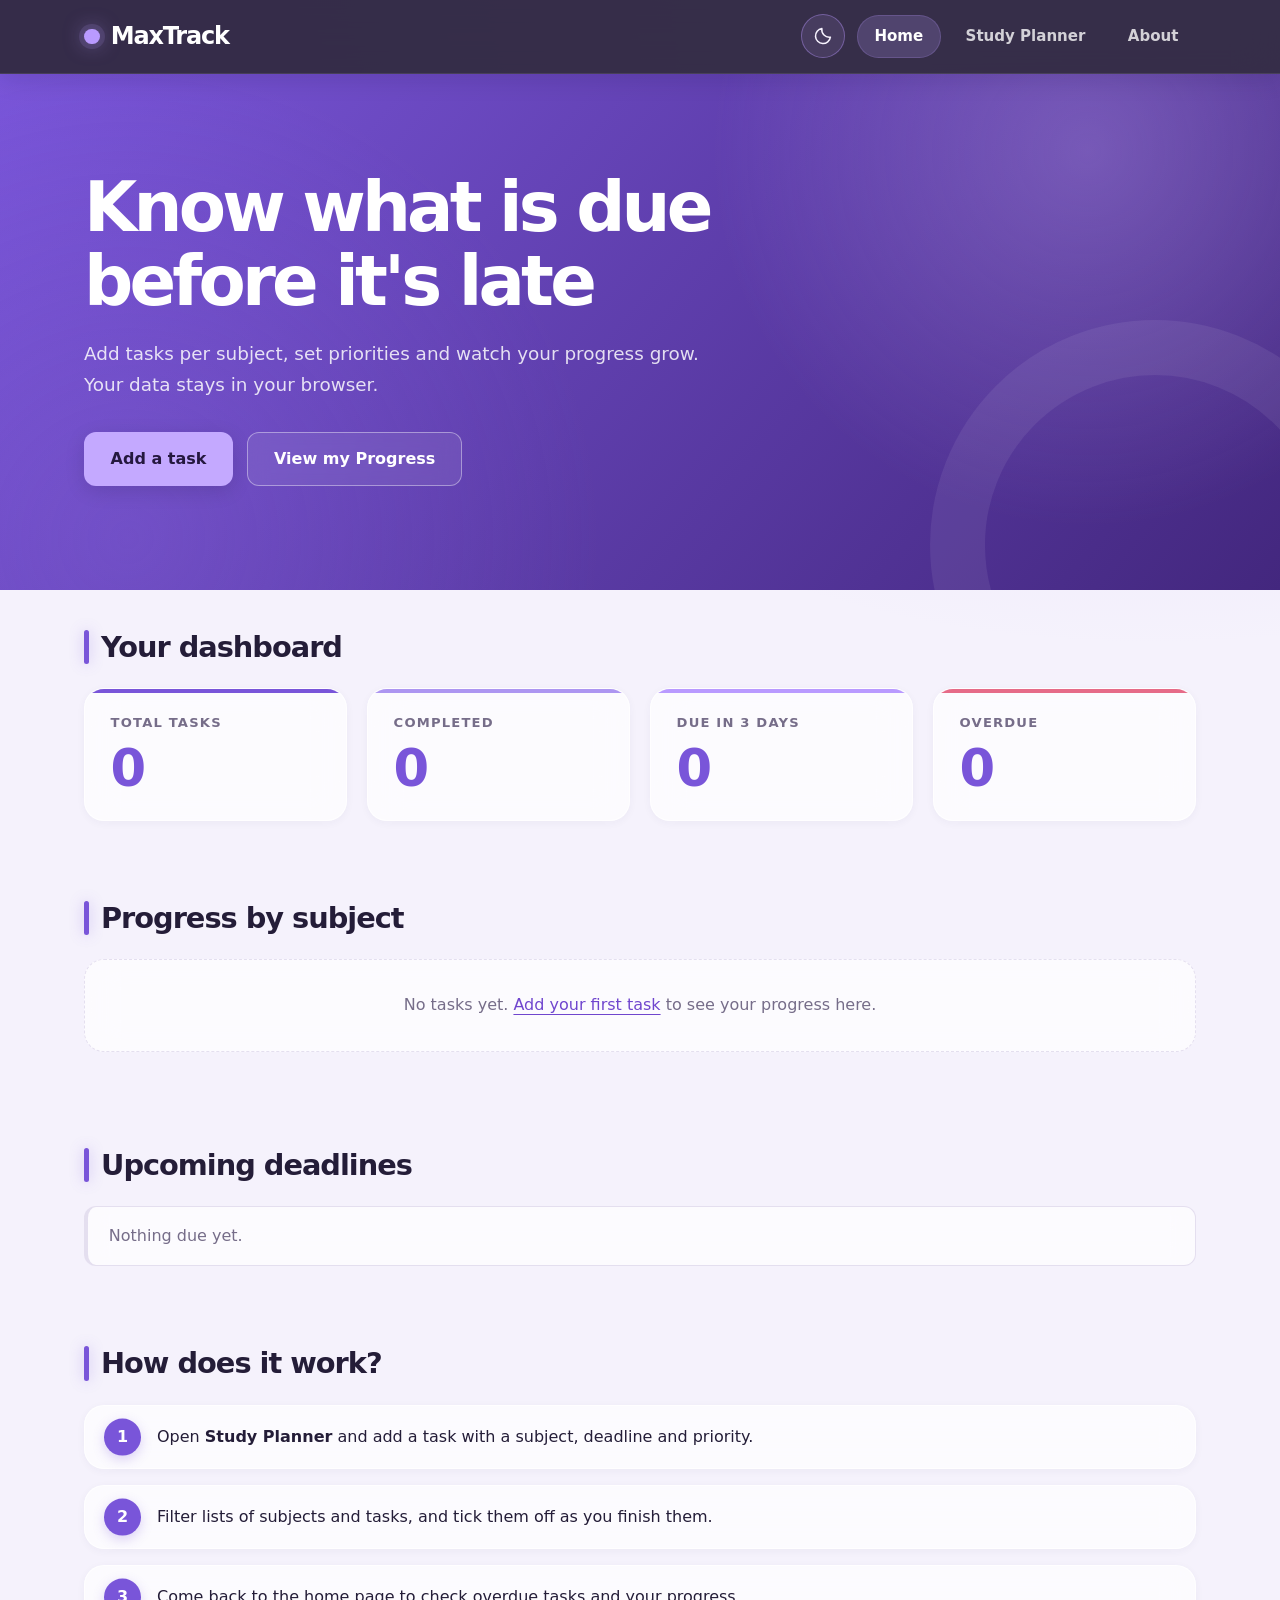
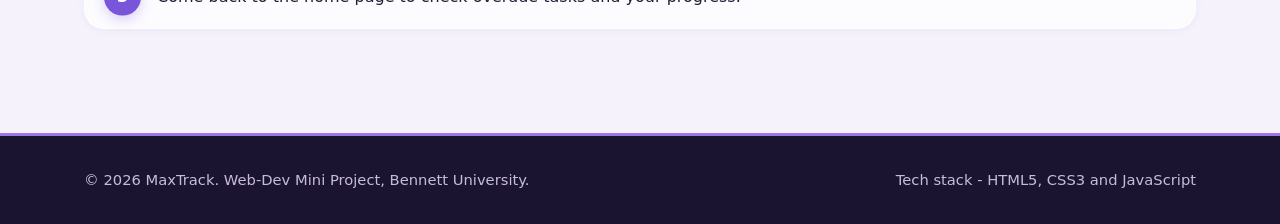
<file: index.html>
<!DOCTYPE html>
<html lang="en">
    <head>
        <meta charset="UTF-8">
        <meta name="viewport" content="width=device-width, initial-scale=1">
        <meta name="description" content="MaxTrack helps students organise tasks by subject and priority, track deadlines and view progress charts.">
        <title>
            MaxTrack | Home
        </title>
        <script src="js/theme.js"></script>
        <link rel="stylesheet" href="css/style.css">
    </head>
    <body>
        <a class="skip-link" href="#main">Skip to main content</a>

        <header class="site-header">
            <div class="container header-inner">
                <a class="logo" href="index.html">MaxTrack</a>

                <button class="theme-toggle" id="themeToggle" type="button" aria-label="Switch theme" hidden>
                    <svg class="theme-moon" width="20" height="20" viewBox="0 0 24 24" fill="none" stroke="currentColor" stroke-width="1.8" stroke-linecap="round" stroke-linejoin="round" aria-hidden="true" focusable="false">
                        <path d="M20.9 13.35A9 9 0 0 1 10.65 3.1 9 9 0 1 0 20.9 13.35Z"/>
                    </svg>
                    <svg class="theme-sun" width="20" height="20" viewBox="0 0 24 24" fill="none" stroke="currentColor" stroke-width="1.8" stroke-linecap="round" aria-hidden="true" focusable="false">
                        <circle cx="12" cy="12" r="4"/>
                        <path d="M12 2v2m0 16v2M2 12h2m16 0h2M4.93 4.93l1.42 1.42m11.3 11.3 1.42 1.42m0-14.14-1.42 1.42m-11.3 11.3-1.42 1.42"/>
                    </svg>
                </button>
                <button class="nav-toggle" id="navToggle" aria-expanded="false" aria-controls="siteNav">
                    Menu
                </button>
                <nav id="siteNav" class="site-nav" aria-label="Main Navigation">
                    <ul>
                        <li><a href="index.html" aria-current="page">Home</a></li>
                        <li><a href="planner.html">Study Planner</a></li>
                        <li><a href="about.html">About</a></li>
                    </ul>
                </nav>
            </div>
        </header>
        
        <main id="main">

            <section class="hero">
                <div class="container hero-inner">
                    <h1>Know what is due before it's late</h1>
                    <p>Add tasks per subject, set priorities and watch your progress grow. Your data stays in your browser.</p>
                    <div class="hero-actions">
                        <a class="btn btn-primary" href="planner.html">Add a task</a>
                        <a class="btn btn-secondary" href="#dashboard">View my Progress</a>
                    </div>
                </div>
            </section>

            <section id="dashboard" class="container section" aria-labelledby="dashboardTitle">
                <h2 id="dashboardTitle">Your dashboard</h2>

                <div class="stats-grid">
                    <article class="stat-card">
                        <h3>Total tasks</h3>
                        <p class="stat-number" id="statTotal">0</p>
                    </article>
                    <article class="stat-card">
                        <h3>Completed</h3>
                        <p class="stat-number" id="statDone">0</p>
                    </article>
                    <article class="stat-card">
                        <h3>Due in 3 days</h3>
                        <p class="stat-number" id="statSoon">0</p>
                    </article>
                    <article class="stat-card">
                        <h3>Overdue</h3>
                        <p class="stat-number" id="statDue">0</p>
                    </article>
                </div>
            </section>

            <section class="container section" aria-labelledby="progressTitle">
                <h2 id="progressTitle">Progress by subject</h2>
                <div id="subjectProgress" class="progress-list">
                    <p class="empty-message">No tasks yet. <a href="planner.html">Add your first task</a> to see your progress here.</p>
                </div>
            </section>

            <section class="container section" aria-labelledby="upcomingTitle">
                <h2 id="upcomingTitle">Upcoming deadlines</h2>
                <ul id="upcomingList" class="upcoming-list">
                    <li class="empty-message">Nothing due yet.</li>
                </ul>
            </section>

            <section class="container section" aria-labelledby="howTitle">
                <h2 id="howTitle">How does it work?</h2>
                <ol class="steps">
                    <li>Open <strong>Study Planner</strong> and add a task with a subject, deadline and priority.</li>
                    <li>Filter lists of subjects and tasks, and tick them off as you finish them.</li>
                    <li>Come back to the home page to check overdue tasks and your progress.</li>
                </ol>
            </section>

        </main>

        <footer class="site-footer">
            <div class="container footer-inner">
                <p>&copy; 2026 MaxTrack. Web-Dev Mini Project, Bennett University.</p>
                <p>Tech stack - HTML5, CSS3 and JavaScript</p>
            </div>
        </footer>

        <script src="js/storage.js"></script>
        <script src="js/nav.js"></script>
        <script src="js/dashboard.js"></script>

    </body>
</html>
</file>
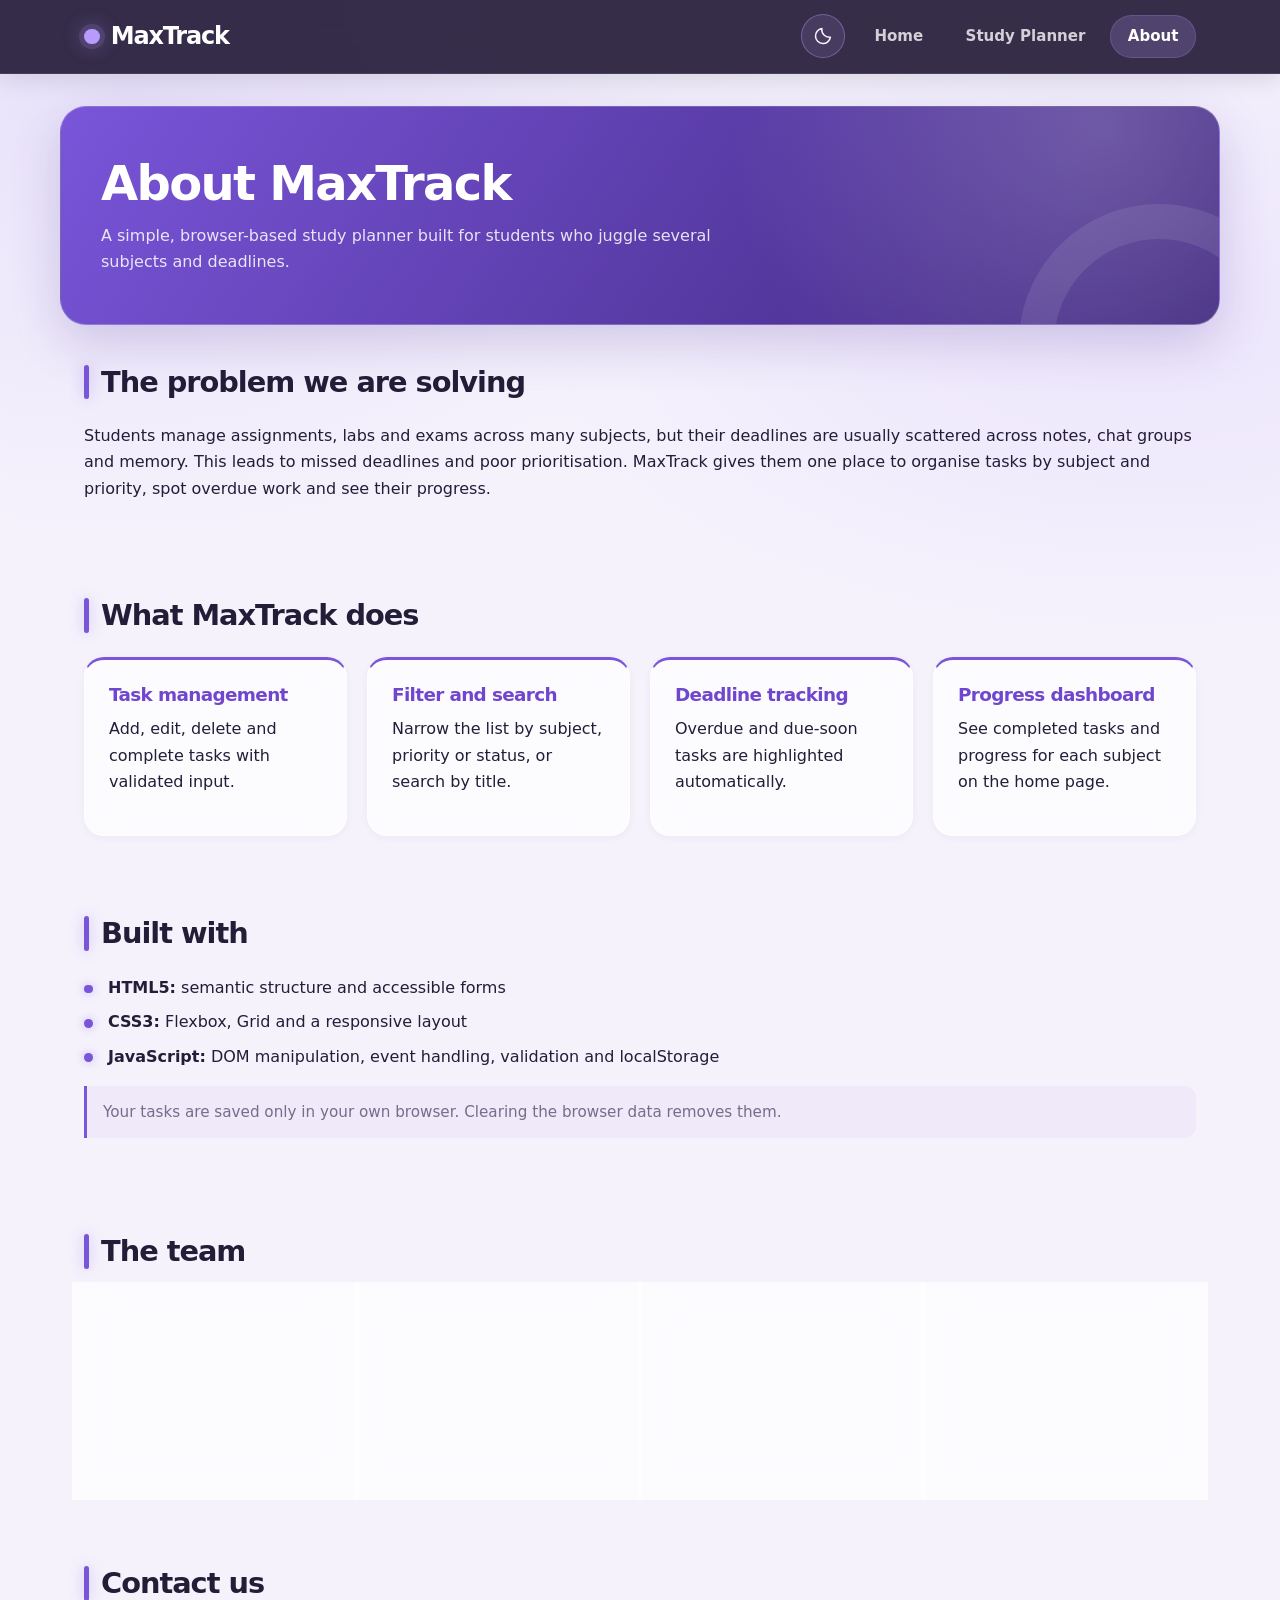
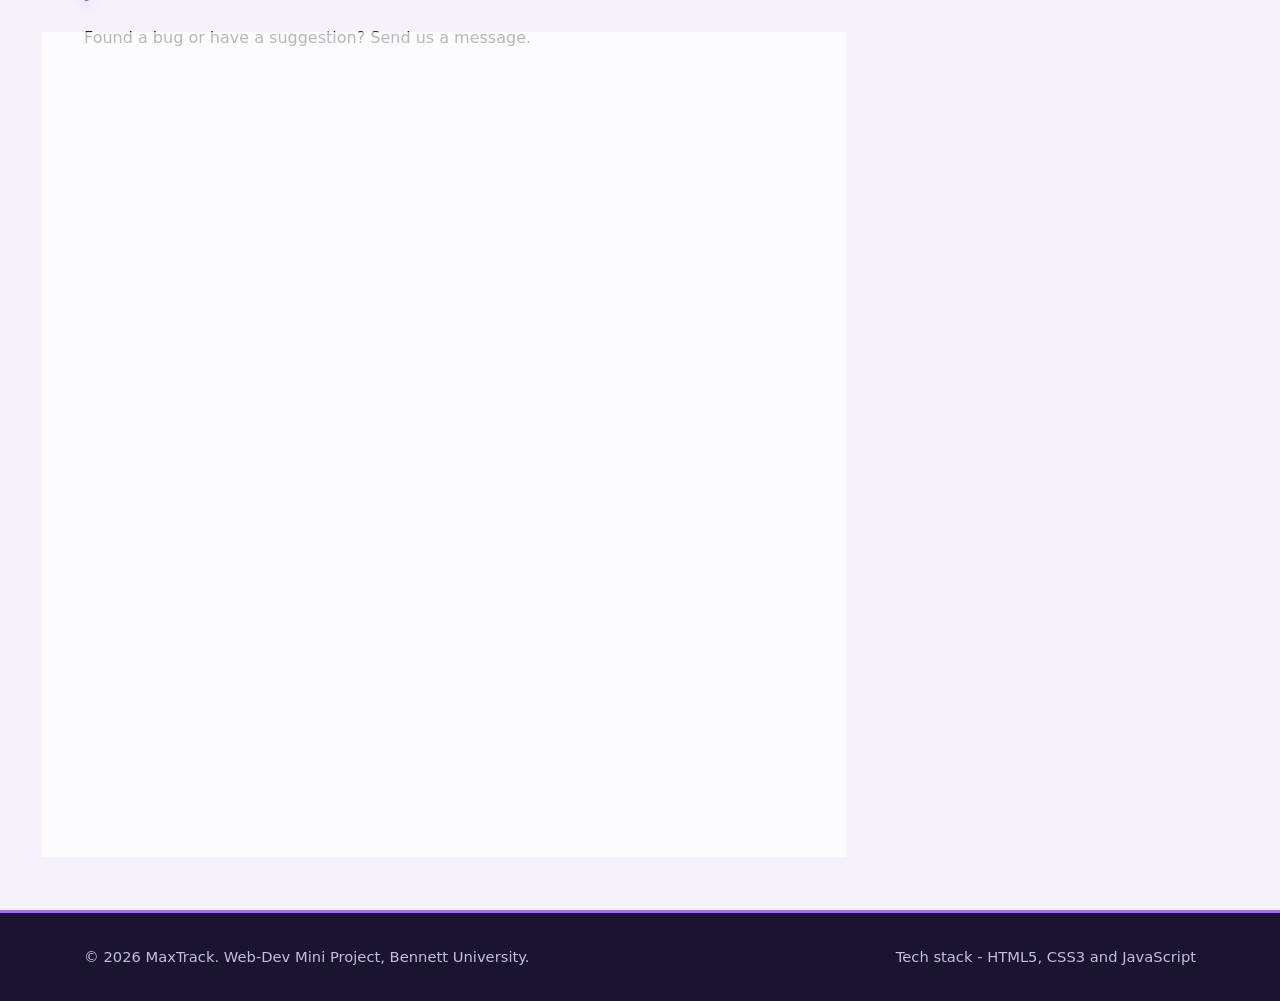
<file: about.html>
<!DOCTYPE html>
<html lang="en">
    <head>
        <meta charset="UTF-8">
        <meta name="viewport" content="width=device-width, initial-scale=1">
        <meta name="description" content="About MaxTrack: the problem it solves, its features, the team behind it and a contact form.">
        <title>MaxTrack | About</title>
        <script src="js/theme.js"></script>
        <link rel="stylesheet" href="css/style.css">
    </head>
    <body>
        <a class="skip-link" href="#main">Skip to main content</a>

        <header class="site-header">
            <div class="container header-inner">
                <a class="logo" href="index.html">MaxTrack</a>

                <button class="theme-toggle" id="themeToggle" type="button" aria-label="Switch theme" hidden>
                    <svg class="theme-moon" width="20" height="20" viewBox="0 0 24 24" fill="none" stroke="currentColor" stroke-width="1.8" stroke-linecap="round" stroke-linejoin="round" aria-hidden="true" focusable="false">
                        <path d="M20.9 13.35A9 9 0 0 1 10.65 3.1 9 9 0 1 0 20.9 13.35Z"/>
                    </svg>
                    <svg class="theme-sun" width="20" height="20" viewBox="0 0 24 24" fill="none" stroke="currentColor" stroke-width="1.8" stroke-linecap="round" aria-hidden="true" focusable="false">
                        <circle cx="12" cy="12" r="4"/>
                        <path d="M12 2v2m0 16v2M2 12h2m16 0h2M4.93 4.93l1.42 1.42m11.3 11.3 1.42 1.42m0-14.14-1.42 1.42m-11.3 11.3-1.42 1.42"/>
                    </svg>
                </button>
                <button class="nav-toggle" id="navToggle" aria-expanded="false" aria-controls="siteNav">
                    Menu
                </button>
                <nav id="siteNav" class="site-nav" aria-label="Main Navigation">
                    <ul>
                        <li><a href="index.html">Home</a></li>
                        <li><a href="planner.html">Study Planner</a></li>
                        <li><a href="about.html" aria-current="page">About</a></li>
                    </ul>
                </nav>
            </div>
        </header>

        <main id="main">

            <section class="container section page-intro">
                <h1>About MaxTrack</h1>
                <p>A simple, browser-based study planner built for students who juggle several subjects and deadlines.</p>
            </section>

            <section class="container section" aria-labelledby="problemTitle">
                <h2 id="problemTitle">The problem we are solving</h2>
                <p>Students manage assignments, labs and exams across many subjects, but their deadlines are usually scattered across notes, chat groups and memory. This leads to missed deadlines and poor prioritisation. MaxTrack gives them one place to organise tasks by subject and priority, spot overdue work and see their progress.</p>
            </section>

            <section class="container section" aria-labelledby="featuresTitle">
                <h2 id="featuresTitle">What MaxTrack does</h2>
                <div class="feature-grid">
                    <article class="feature-card">
                        <h3>Task management</h3>
                        <p>Add, edit, delete and complete tasks with validated input.</p>
                    </article>
                    <article class="feature-card">
                        <h3>Filter and search</h3>
                        <p>Narrow the list by subject, priority or status, or search by title.</p>
                    </article>
                    <article class="feature-card">
                        <h3>Deadline tracking</h3>
                        <p>Overdue and due-soon tasks are highlighted automatically.</p>
                    </article>
                    <article class="feature-card">
                        <h3>Progress dashboard</h3>
                        <p>See completed tasks and progress for each subject on the home page.</p>
                    </article>
                </div>
            </section>

            <section class="container section" aria-labelledby="techTitle">
                <h2 id="techTitle">Built with</h2>
                <ul class="tech-list">
                    <li><strong>HTML5:</strong> semantic structure and accessible forms</li>
                    <li><strong>CSS3:</strong> Flexbox, Grid and a responsive layout</li>
                    <li><strong>JavaScript:</strong> DOM manipulation, event handling, validation and localStorage</li>
                </ul>
                <p class="note">Your tasks are saved only in your own browser. Clearing the browser data removes them.</p>
            </section>

            <section class="container section" aria-labelledby="teamTitle">
                <h2 id="teamTitle">The team</h2>
                <div class="team-grid">
                    <article class="team-card">
                        <h3>Max</h3>
                        <p class="team-role">Role: add your role here</p>
                        <p>Add one line about what this member built.</p>
                    </article>
                    <article class="team-card">
                        <h3>Member 2</h3>
                        <p class="team-role">Role: add your role here</p>
                        <p>Add one line about what this member built.</p>
                    </article>
                    <article class="team-card">
                        <h3>Member 3</h3>
                        <p class="team-role">Role: add your role here</p>
                        <p>Add one line about what this member built.</p>
                    </article>
                    <article class="team-card">
                        <h3>Member 4</h3>
                        <p class="team-role">Role: add your role here</p>
                        <p>Add one line about what this member built.</p>
                    </article>
                </div>
            </section>

            <section class="container section" aria-labelledby="contactTitle">
                <h2 id="contactTitle">Contact us</h2>
                <p>Found a bug or have a suggestion? Send us a message.</p>

                <form id="contactForm" class="task-form" novalidate>
                    <div class="form-group">
                        <label for="contactName">Your name</label>
                        <input type="text" id="contactName" name="contactName" required minlength="2" maxlength="50" autocomplete="name">
                        <span class="error" id="contactNameError" aria-live="polite"></span>
                    </div>

                    <div class="form-group">
                        <label for="contactEmail">Email</label>
                        <input type="email" id="contactEmail" name="contactEmail" required autocomplete="email" placeholder="you@example.com">
                        <span class="error" id="contactEmailError" aria-live="polite"></span>
                    </div>

                    <div class="form-group">
                        <label for="contactTopic">Topic</label>
                        <select id="contactTopic" name="contactTopic" required>
                            <option value="">Choose a topic</option>
                            <option value="bug">Report a bug</option>
                            <option value="feature">Suggest a feature</option>
                            <option value="other">Other</option>
                        </select>
                        <span class="error" id="contactTopicError" aria-live="polite"></span>
                    </div>

                    <div class="form-group">
                        <label for="contactMessage">Message</label>
                        <textarea id="contactMessage" name="contactMessage" rows="5" required minlength="10" maxlength="500"></textarea>
                        <span class="error" id="contactMessageError" aria-live="polite"></span>
                    </div>

                    <div class="form-actions">
                        <button type="submit" class="btn btn-primary">Send message</button>
                    </div>

                    <p id="contactSuccess" class="success-message" role="status" hidden>Thank you! Your message has been recorded.</p>
                </form>
            </section>

        </main>

        <footer class="site-footer">
            <div class="container footer-inner">
                <p>&copy; 2026 MaxTrack. Web-Dev Mini Project, Bennett University.</p>
                <p>Tech stack - HTML5, CSS3 and JavaScript</p>
            </div>
        </footer>

        <script src="js/nav.js"></script>
        <script src="js/validate.js"></script>

    </body>
</html>
</file>
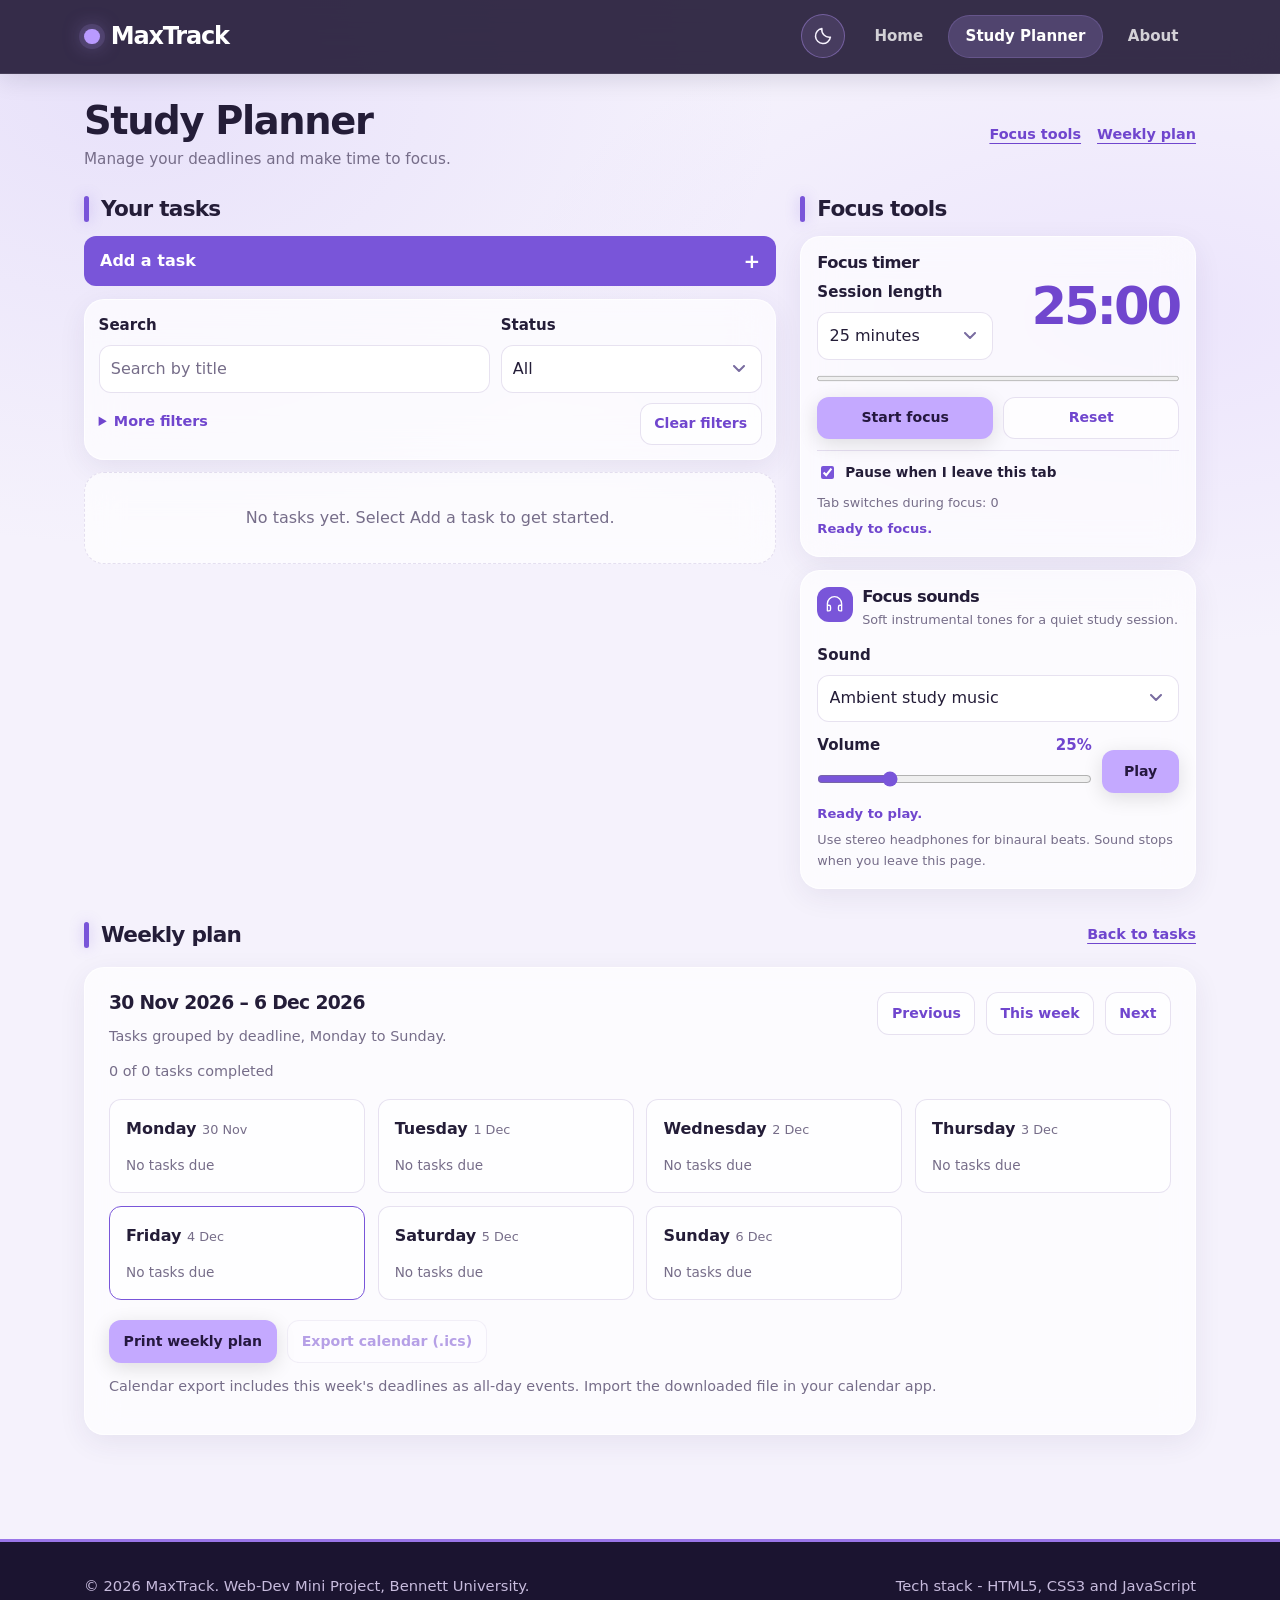
<file: planner.html>
<!DOCTYPE html>
<html lang="en">
    <head>
        <meta charset="UTF-8">
        <meta name="viewport" content="width=device-width, initial-scale=1">
        <meta name="description" content="Add, edit, filter and complete your study tasks in MaxTrack.">
        <title>MaxTrack | Planner</title>
        <script src="js/theme.js"></script>
        <link rel="stylesheet" href="css/style.css">
    </head>
    <body>
        <a class="skip-link" href="#main">Skip to main content</a>

        <header class="site-header">
            <div class="container header-inner">
                <a class="logo" href="index.html">MaxTrack</a>

                <button class="theme-toggle" id="themeToggle" type="button" aria-label="Switch theme" hidden>
                    <svg class="theme-moon" width="20" height="20" viewBox="0 0 24 24" fill="none" stroke="currentColor" stroke-width="1.8" stroke-linecap="round" stroke-linejoin="round" aria-hidden="true" focusable="false">
                        <path d="M20.9 13.35A9 9 0 0 1 10.65 3.1 9 9 0 1 0 20.9 13.35Z"/>
                    </svg>
                    <svg class="theme-sun" width="20" height="20" viewBox="0 0 24 24" fill="none" stroke="currentColor" stroke-width="1.8" stroke-linecap="round" aria-hidden="true" focusable="false">
                        <circle cx="12" cy="12" r="4"/>
                        <path d="M12 2v2m0 16v2M2 12h2m16 0h2M4.93 4.93l1.42 1.42m11.3 11.3 1.42 1.42m0-14.14-1.42 1.42m-11.3 11.3-1.42 1.42"/>
                    </svg>
                </button>
                <button class="nav-toggle" id="navToggle" aria-expanded="false" aria-controls="siteNav">
                    Menu
                </button>
                <nav id="siteNav" class="site-nav" aria-label="Main Navigation">
                    <ul>
                        <li><a href="index.html">Home</a></li>
                        <li><a href="planner.html" aria-current="page">Study Planner</a></li>
                        <li><a href="about.html">About</a></li>
                    </ul>
                </nav>
            </div>
        </header>

        <main id="main" class="planner-page">
            <section class="container planner-intro" aria-labelledby="plannerTitle">
                <div>
                    <h1 id="plannerTitle">Study Planner</h1>
                    <p>Manage your deadlines and make time to focus.</p>
                </div>
                <nav class="planner-shortcuts" aria-label="Planner shortcuts">
                    <a href="#focusTools">Focus tools</a>
                    <a href="#weeklyPlan">Weekly plan</a>
                </nav>
            </section>
            <div class="container planner-workspace">
                <section class="planner-tasks" aria-labelledby="listTitle">
                    <h2 id="listTitle">Your tasks</h2>
                    <details class="task-editor" id="taskEditor">
                        <summary id="taskEditorToggle" class="editor-toggle"><span id="formTitle">Add a task</span></summary>

                        <form id="taskForm" class="task-form" novalidate>
                            <input type="hidden" id="taskId" name="taskId">

                            <div class="form-group">
                                <label for="title">Task title</label>
                                <input type="text" id="title" name="title" placeholder="e.g. Finish Maths assignment 3" required minlength="3" maxlength="80">
                                <span class="error" id="titleError" aria-live="polite"></span>
                            </div>

                            <div class="form-group">
                                <label for="subject">Subject</label>
                                <input type="text" id="subject" name="subject" list="subjectOptions" placeholder="e.g. Maths" required maxlength="40">
                                <datalist id="subjectOptions">
                                    <option value="Maths"></option>
                                    <option value="Physics"></option>
                                    <option value="Chemistry"></option>
                                    <option value="Programming"></option>
                                    <option value="English"></option>
                                </datalist>
                                <span class="error" id="subjectError" aria-live="polite"></span>
                            </div>

                            <div class="form-group">
                                <label for="deadline">Deadline</label>
                                <input type="date" id="deadline" name="deadline" required>
                                <span class="error" id="deadlineError" aria-live="polite"></span>
                            </div>

                            <fieldset class="form-group">
                                <legend>Priority</legend>
                                <div class="radio-row">
                                    <label><input type="radio" name="priority" value="high"> High</label>
                                    <label><input type="radio" name="priority" value="medium" checked> Medium</label>
                                    <label><input type="radio" name="priority" value="low"> Low</label>
                                </div>
                                <span class="error" id="priorityError" aria-live="polite"></span>
                            </fieldset>

                            <div class="form-group">
                                <label for="notes">Notes (optional)</label>
                                <textarea id="notes" name="notes" rows="3" maxlength="200" placeholder="Chapters, links, reminders..."></textarea>
                            </div>

                            <div class="form-actions">
                                <button type="submit" class="btn btn-primary" id="saveBtn">Save task</button>
                                <button type="button" class="btn btn-secondary" id="cancelEditBtn" hidden>Cancel edit</button>
                            </div>
                        </form>
                    </details>
                    <form id="filterForm" class="filter-form planner-filters" role="search" aria-labelledby="filterTitle">
                        <span id="filterTitle" class="planner-sr-only">Find tasks</span>
                        <div class="filter-primary">
                            <div class="form-group">
                                <label for="searchInput">Search</label>
                                <input type="search" id="searchInput" placeholder="Search by title">
                            </div>
                            <div class="form-group">
                                <label for="filterStatus">Status</label>
                                <select id="filterStatus">
                                    <option value="all">All</option>
                                    <option value="pending">Pending</option>
                                    <option value="done">Completed</option>
                                    <option value="overdue">Overdue</option>
                                </select>
                            </div>
                        </div>
                        <div class="filter-options">
                            <details id="moreFilters">
                                <summary>More filters <span id="activeFilters"></span></summary>
                                <div class="filter-extra">
                                    <div class="form-group">
                                        <label for="filterSubject">Subject</label>
                                        <select id="filterSubject">
                                            <option value="all">All subjects</option>
                                        </select>
                                    </div>
                                    <div class="form-group">
                                        <label for="filterPriority">Priority</label>
                                        <select id="filterPriority">
                                            <option value="all">All priorities</option>
                                            <option value="high">High</option>
                                            <option value="medium">Medium</option>
                                            <option value="low">Low</option>
                                        </select>
                                    </div>
                                </div>
                            </details>
                            <button type="reset" class="btn btn-secondary" id="clearFiltersBtn">Clear filters</button>
                        </div>
                    </form>
                    <p id="taskFeedback" class="task-feedback" role="status"></p>
                    <p id="taskCount" class="task-count" aria-live="polite"></p>

                    <ul id="taskList" class="task-list">
                    </ul>

                    <p id="emptyMessage" class="empty-message">No tasks yet. Select Add a task to get started.</p>
                </section>
                <section class="focus-section" id="focusTools" aria-labelledby="focusTitle">
                    <div class="focus-section-heading">
                        <h2 id="focusTitle">Focus tools</h2>
                        <a href="#plannerTitle">Back to tasks</a>
                    </div>
                    <div class="study-card timer-card">
                        <div>
                            <h3>Focus timer</h3>
                            <label for="studyDuration">Session length</label>
                            <select id="studyDuration">
                                <option value="15">15 minutes</option>
                                <option value="25" selected>25 minutes</option>
                                <option value="45">45 minutes</option>
                                <option value="60">60 minutes</option>
                            </select>
                        </div>
                        <div class="timer-main">
                            <div id="studyTime" class="timer-display" role="timer" aria-label="Time remaining">25:00</div>
                            <progress id="studyProgress" value="0" max="1500" aria-label="Focus session progress"></progress>
                            <div class="study-actions">
                                <button type="button" class="btn btn-primary" id="studyStart" disabled>Start focus</button>
                                <button type="button" class="btn btn-secondary" id="studyReset" disabled>Reset</button>
                            </div>
                        </div>
                        <div class="timer-info">
                            <label class="study-check"><input type="checkbox" id="studyGuard" checked> Pause when I leave this tab</label>
                            <p class="study-muted">Tab switches during focus: <span id="studyDistractions">0</span></p>
                            <p id="studyStatus" role="status" class="study-status">Ready to focus.</p>
                        </div>
                    </div>
                    <div class="focus-player">
                        <div class="focus-heading">
                            <span class="focus-icon" aria-hidden="true">
                                <svg width="26" height="26" viewBox="0 0 24 24" fill="none" stroke="currentColor" stroke-width="1.7" stroke-linecap="round" stroke-linejoin="round" focusable="false">
                                    <path d="M3 14v-3a9 9 0 0 1 18 0v3M3 13h2a2 2 0 0 1 2 2v3a2 2 0 0 1-2 2H3zM21 13h-2a2 2 0 0 0-2 2v3a2 2 0 0 0 2 2h2z"/>
                                </svg>
                            </span>
                            <div>
                                <h3>Focus sounds</h3>
                                <p id="focusDescription">Soft instrumental tones for a quiet study session.</p>
                            </div>
                        </div>
                        <div class="focus-controls">
                            <div>
                                <label for="focusSound">Sound</label>
                                <select id="focusSound" aria-describedby="focusDescription">
                                    <option value="ambient">Ambient study music</option>
                                    <option value="white">White noise</option>
                                    <option value="pink">Pink noise</option>
                                    <option value="brown">Brown noise</option>
                                    <option value="alpha">Binaural beats - 10 Hz (Alpha)</option>
                                    <option value="theta">Binaural beats - 6 Hz (Theta)</option>
                                </select>
                            </div>
                            <div class="focus-volume">
                                <label for="focusVolume">Volume <output id="focusVolumeValue" for="focusVolume">25%</output></label>
                                <input type="range" id="focusVolume" min="0" max="100" value="25">
                            </div>
                            <button type="button" class="btn btn-primary focus-play" id="focusPlay" disabled>Play</button>
                        </div>
                        <p class="focus-status" id="focusStatus" role="status">Ready to play.</p>
                        <p class="focus-hint">Use stereo headphones for binaural beats. Sound stops when you leave this page.</p>
                        <noscript>Enable JavaScript to use focus sounds.</noscript>
                    </div>
                </section>
            </div>

            <section class="container section weekly-plan" id="weeklyPlan" aria-labelledby="weekTitle">
                <div class="weekly-heading"><h2 id="weekTitle">Weekly plan</h2><a href="#plannerTitle">Back to tasks</a></div>
                <div class="study-card week-card">
                    <div class="week-toolbar">
                        <div>
                            <h3 id="weekRange">This week</h3>
                            <p class="study-muted">Tasks grouped by deadline, Monday to Sunday.</p>
                        </div>
                        <div class="study-actions week-nav" aria-label="Choose week">
                            <button type="button" class="btn btn-secondary" id="weekPrevious" aria-label="Previous week">Previous</button>
                            <button type="button" class="btn btn-secondary" id="weekToday">This week</button>
                            <button type="button" class="btn btn-secondary" id="weekNext" aria-label="Next week">Next</button>
                        </div>
                    </div>
                    <p id="weekSummary" class="study-muted" role="status"></p>
                    <div id="weekGrid" class="week-grid"></div>
                    <div class="study-actions week-export">
                        <button type="button" class="btn btn-primary" id="weekPrint" disabled>Print weekly plan</button>
                        <button type="button" class="btn btn-secondary" id="weekExport" disabled>Export calendar (.ics)</button>
                    </div>
                    <p class="study-muted week-help">Calendar export includes this week's deadlines as all-day events. Import the downloaded file in your calendar app.</p>
                    <p id="weekStatus" class="study-status week-export" role="status"></p>
                    <noscript>Enable JavaScript to generate your weekly plan.</noscript>
                </div>
            </section>

        </main>

        <footer class="site-footer">
            <div class="container footer-inner">
                <p>&copy; 2026 MaxTrack. Web-Dev Mini Project, Bennett University.</p>
                <p>Tech stack - HTML5, CSS3 and JavaScript</p>
            </div>
        </footer>

        <script src="js/storage.js"></script>
        <script src="js/nav.js"></script>
        <script src="js/validate.js"></script>
        <script src="js/planner.js"></script>
        <script src="js/focus.js"></script>
        <script src="js/study.js"></script>

    </body>
</html>
</file>
<file: css/style.css>
:root {
  color-scheme: light;
  --ink: #21183B;
  --ink-line: rgba(91, 69, 145, 0.22);
  --teal: #7955D9;
  --on-accent: #FFFFFF;
  --on-danger: #FFFFFF;
  --teal-dark: #5935B5;
  --teal-mid: #AD96F1;
  --amber: #B99AFF;
  --amber-dark: #A17BEF;
  --coral: #E66B88;
  --bg: #F5F2FC;
  --surface: rgba(255, 255, 255, 0.68);
  --surface-solid: #FFFFFF;
  --surface-hover: rgba(255, 255, 255, 0.88);
  --text: #241D38;
  --muted: #766D89;
  --border: rgba(105, 79, 160, 0.16);
  --link: #7046CE;
  --on-ink: #F7F3FF;
  --on-ink-muted: #C7BBDD;
  --danger: #B92C47;
  --warning: #86530B;
  --success: #196C47;
  --glass-blur: 18px;
  --radius: 20px;
  --radius-sm: 12px;
  --shadow-sm:
    0 2px 8px rgba(54, 35, 95, 0.045);
  --shadow:
    0 8px 28px rgba(54, 35, 95, 0.075);
  --shadow-lg:
    0 16px 45px rgba(54, 35, 95, 0.13);
  --glass-border:
    1px solid rgba(255, 255, 255, 0.75);
  --gradient:
    linear-gradient(135deg, #7955D9, #5935B5);
  --ambient:
    radial-gradient(
      ellipse at 10% 10%,
      rgba(173, 150, 241, 0.18),
      transparent 40%
    ),
    radial-gradient(
      ellipse at 90% 35%,
      rgba(185, 154, 255, 0.15),
      transparent 40%
    );
}

@media (prefers-color-scheme: dark) {
  :root:not([data-theme="light"]) {
    color-scheme: dark;
    --ink: #110D1E;
    --ink-line: rgba(185, 154, 255, 0.16);
    --teal: #A78BFA;
    --on-accent: #21183B;
    --on-danger: #211019;
    --teal-dark: #8056DC;
    --teal-mid: #C3AEFF;
    --amber: #C2A6FF;
    --amber-dark: #A88AF0;
    --coral: #F17D96;
    --bg: #100D19;
    --surface: rgba(35, 27, 53, 0.68);
    --surface-solid: #241C35;
    --surface-hover: rgba(51, 39, 76, 0.88);
    --text: #F0EAFB;
    --muted: #B2A6C8;
    --border: rgba(192, 169, 255, 0.15);
    --link: #C0A5FF;
    --on-ink: #F6F1FF;
    --on-ink-muted: #B8AACD;
    --danger: #FF8298;
    --warning: #E8B45C;
    --success: #70D6A2;
    --glass-border:
      1px solid rgba(255, 255, 255, 0.09);
    --shadow-sm:
      0 2px 10px rgba(0, 0, 0, 0.14);
    --shadow:
      0 8px 28px rgba(0, 0, 0, 0.22);
    --shadow-lg:
      0 16px 45px rgba(0, 0, 0, 0.32);
    --ambient:
      radial-gradient(
        ellipse at 10% 10%,
        rgba(123, 78, 203, 0.15),
        transparent 40%
      ),
      radial-gradient(
        ellipse at 90% 35%,
        rgba(87, 57, 155, 0.13),
        transparent 40%
      );
  }
}

:root[data-theme="light"] {
  color-scheme: light;
}

:root[data-theme="dark"] {
  color-scheme: dark;
  --ink: #110D1E;
  --ink-line: rgba(185, 154, 255, 0.16);
  --teal: #A78BFA;
  --on-accent: #21183B;
  --on-danger: #211019;
  --teal-dark: #8056DC;
  --teal-mid: #C3AEFF;
  --amber: #C2A6FF;
  --amber-dark: #A88AF0;
  --coral: #F17D96;
  --bg: #100D19;
  --surface: rgba(35, 27, 53, 0.68);
  --surface-solid: #241C35;
  --surface-hover: rgba(51, 39, 76, 0.88);
  --text: #F0EAFB;
  --muted: #B2A6C8;
  --border: rgba(192, 169, 255, 0.15);
  --link: #C0A5FF;
  --on-ink: #F6F1FF;
  --on-ink-muted: #B8AACD;
  --danger: #FF8298;
  --warning: #E8B45C;
  --success: #70D6A2;
  --glass-border:
    1px solid rgba(255, 255, 255, 0.09);
  --shadow-sm: 0 2px 10px rgba(0, 0, 0, 0.14);
  --shadow: 0 8px 28px rgba(0, 0, 0, 0.22);
  --shadow-lg: 0 16px 45px rgba(0, 0, 0, 0.32);
  --ambient:
    radial-gradient(
      ellipse at 10% 10%,
      rgba(123, 78, 203, 0.15),
      transparent 40%
    ),
    radial-gradient(
      ellipse at 90% 35%,
      rgba(87, 57, 155, 0.13),
      transparent 40%
    );
}

*,
*::before,
*::after {
  box-sizing: border-box;
}

html {
  scroll-behavior: smooth;
  scroll-padding-top: 6rem;
}

body {
  margin: 0;
  min-height: 100vh;
  font-family:
    "Inter",
    "Segoe UI",
    system-ui,
    -apple-system,
    Roboto,
    Arial,
    sans-serif;
  line-height: 1.65;
  color: var(--text);
  background-color: var(--bg);
  background-image: var(--ambient);
  background-attachment: fixed;
  transition:
    background-color 0.3s ease,
    color 0.3s ease;
}

/* Keep hidden form messages and controls out of the layout. */
[hidden] {
  display: none !important;
}

h1,
h2,
h3 {
  line-height: 1.2;
  margin: 0 0 0.65rem;
  letter-spacing: -0.035em;
}

p {
  margin: 0 0 1rem;
}

a {
  color: var(--link);
  text-underline-offset: 4px;
}

ul,
ol {
  margin: 0;
  padding-left: 1.25rem;
}

img {
  max-width: 100%;
  height: auto;
}

::selection {
  background: var(--teal);
  color: var(--on-accent);
}

:focus-visible {
  outline: 3px solid var(--link);
  outline-offset: 4px;
}

.container {
  width: 100%;
  max-width: 1160px;
  margin: 0 auto;
  padding: 0 1.5rem;
}

.section {
  padding-block: 2.5rem;
}

main h2 {
  display: flex;
  align-items: center;
  gap: 0.75rem;
  font-size: clamp(1.4rem, 3vw, 1.8rem);
  font-weight: 750;
  margin-bottom: 1.5rem;
}

main h2::before {
  content: "";
  flex: 0 0 auto;
  width: 5px;
  height: 1.2em;
  border-radius: 99px;
  background: var(--teal);
  box-shadow: 0 0 14px rgba(121, 85, 217, 0.35);
}

.empty-message {
  color: var(--muted);
}

.progress-list .empty-message,
#emptyMessage {
  padding: 2rem;
  text-align: center;
  background: var(--surface);
  backdrop-filter: blur(var(--glass-blur));
  -webkit-backdrop-filter: blur(var(--glass-blur));
  border: 1px dashed var(--border);
  border-radius: var(--radius);
}

.note {
  color: var(--muted);
  font-size: 0.95rem;
  padding: 0.85rem 1rem;
  border-left: 3px solid var(--teal);
  background: rgba(121, 85, 217, 0.055);
  border-radius: 0 var(--radius-sm) var(--radius-sm) 0;
}

.page-intro {
  position: relative;
  isolation: isolate;
  overflow: hidden;
  width: min(1160px, calc(100% - 3rem));
  margin: 2rem auto 0;
  padding: 3rem 2.5rem;
  border-radius: 26px;
  color: #fff;
  background:
    radial-gradient(
      circle at 90% 10%,
      rgba(255, 255, 255, 0.2),
      transparent 35%
    ),
    linear-gradient(125deg, #7955D9, #40277E);
  border: 1px solid rgba(255, 255, 255, 0.2);
  box-shadow: 0 18px 50px rgba(77, 44, 145, 0.2);
}

.page-intro::after {
  content: "";
  position: absolute;
  z-index: -1;
  width: 280px;
  height: 280px;
  right: -80px;
  bottom: -160px;
  border-radius: 50%;
  border: 35px solid rgba(255, 255, 255, 0.09);
}

.page-intro h1 {
  font-size: clamp(2rem, 4vw, 3rem);
  font-weight: 800;
  margin-bottom: 0.65rem;
}

.page-intro p {
  margin: 0;
  max-width: 60ch;
  color: rgba(255, 255, 255, 0.85);
}

.skip-link {
  position: absolute;
  top: -100px;
  left: 1rem;
  z-index: 100;
  background: var(--teal);
  color: var(--on-accent);
  padding: 0.65rem 1.2rem;
  border-radius: 0 0 var(--radius-sm) var(--radius-sm);
  font-weight: 700;
}

.skip-link:focus {
  top: 0;
}

.site-header :focus-visible,
.site-footer :focus-visible {
  outline-color: var(--amber);
}

.site-header {
  position: sticky;
  top: 0;
  z-index: 50;
  background: rgba(28, 19, 48, 0.88);
  border-bottom: 1px solid rgba(255, 255, 255, 0.09);
  backdrop-filter: blur(20px);
  -webkit-backdrop-filter: blur(20px);
  box-shadow: 0 5px 25px rgba(20, 10, 40, 0.12);
}

.header-inner {
  display: flex;
  justify-content: space-between;
  align-items: center;
  gap: 0.75rem;
  padding-block: 0.9rem;
}

.logo {
  display: inline-flex;
  align-items: center;
  gap: 0.7rem;
  font-size: 1.5rem;
  font-weight: 850;
  letter-spacing: -0.05em;
  text-decoration: none;
  color: #fff;
  margin-right: auto;
}

.logo::before {
  content: "";
  width: 0.65em;
  height: 0.65em;
  border-radius: 50%;
  background: #B99AFF;
  box-shadow:
    0 0 0 5px rgba(185, 154, 255, 0.13),
    0 0 20px rgba(185, 154, 255, 0.55);
}

.site-nav ul {
  display: flex;
  align-items: center;
  gap: 0.45rem;
  list-style: none;
  margin: 0;
  padding: 0;
}

.site-nav a {
  display: inline-block;
  padding: 0.55rem 1.1rem;
  border-radius: 999px;
  text-decoration: none;
  color: rgba(255, 255, 255, 0.78);
  font-size: 0.94rem;
  font-weight: 550;
  transition:
    background 0.2s ease,
    color 0.2s ease,
    transform 0.2s ease;
}

.site-nav a:hover {
  color: #fff;
  background: rgba(255, 255, 255, 0.1);
}

.site-nav a[aria-current="page"] {
  color: #fff;
  font-weight: 750;
  background: rgba(185, 154, 255, 0.2);
  box-shadow: inset 0 0 0 1px rgba(185, 154, 255, 0.2);
}

.theme-toggle {
  display: inline-grid;
  place-items: center;
  flex: 0 0 44px;
  width: 44px;
  height: 44px;
  padding: 0;
  color: #F7F3FF;
  background: rgba(185, 154, 255, 0.12);
  border: 1px solid rgba(185, 154, 255, 0.4);
  border-radius: 50%;
  cursor: pointer;
  transition: background 0.2s ease, color 0.2s ease;
}

.theme-toggle:hover {
  background: rgba(185, 154, 255, 0.28);
}

.theme-sun,
:root[data-theme="dark"] .theme-moon {
  display: none;
}

:root[data-theme="dark"] .theme-sun {
  display: block;
}

.hero :focus-visible,
.page-intro :focus-visible {
  outline-color: #fff;
}

.nav-toggle {
  display: none;
  background: #B99AFF;
  color: #21183B;
  border: 0;
  border-radius: 999px;
  padding: 0.55rem 1.2rem;
  font: inherit;
  font-weight: 750;
  cursor: pointer;
}

.hero {
  position: relative;
  isolation: isolate;
  overflow: hidden;
  color: #fff;
  padding-block: 6rem 6.5rem;
  background:
    radial-gradient(
      circle at 85% 15%,
      rgba(207, 180, 255, 0.28),
      transparent 32%
    ),
    radial-gradient(
      circle at 10% 90%,
      rgba(139, 104, 225, 0.25),
      transparent 38%
    ),
    linear-gradient(130deg, #7955D9, #43277E);
}

.hero::after {
  content: "";
  position: absolute;
  z-index: -1;
  right: -100px;
  bottom: -180px;
  width: 450px;
  height: 450px;
  border-radius: 50%;
  border: 55px solid rgba(255, 255, 255, 0.07);
  pointer-events: none;
}

.hero-inner {
  position: relative;
  z-index: 1;
}

.hero h1 {
  max-width: 17ch;
  font-size: clamp(2.5rem, 6vw, 4.3rem);
  font-weight: 850;
  letter-spacing: -0.055em;
  line-height: 1.08;
  margin-bottom: 1.3rem;
}

.hero p {
  max-width: 56ch;
  font-size: 1.15rem;
  color: rgba(255, 255, 255, 0.83);
}

.hero-actions {
  display: flex;
  flex-wrap: wrap;
  gap: 0.9rem;
  margin-top: 2rem;
}

.btn {
  display: inline-block;
  padding: 0.8rem 1.6rem;
  border-radius: 12px;
  border: 1px solid transparent;
  font: inherit;
  font-weight: 750;
  text-decoration: none;
  cursor: pointer;
  transition:
    transform 0.2s ease,
    background 0.2s ease,
    color 0.2s ease,
    box-shadow 0.2s ease;
}

.btn:hover {
  transform: translateY(-3px);
  box-shadow: var(--shadow);
}

.btn:active {
  transform: translateY(0);
}

.btn-primary {
  background: #C4A9FF;
  color: #25183F;
  box-shadow: 0 5px 20px rgba(0, 0, 0, 0.12);
}

.btn-primary:hover {
  background: #D4C1FF;
}

.btn-secondary {
  background: var(--surface);
  color: var(--link);
  border-color: var(--border);
}

.btn-secondary:hover {
  background: var(--surface-hover);
}

.hero .btn-secondary {
  color: #fff;
  background: rgba(255, 255, 255, 0.08);
  border-color: rgba(255, 255, 255, 0.4);
  backdrop-filter: blur(10px);
  -webkit-backdrop-filter: blur(10px);
}

.hero .btn-secondary:hover {
  color: #25183F;
  background: #fff;
}

.btn[disabled],
.btn:disabled {
  opacity: 0.5;
  cursor: not-allowed;
  transform: none;
}

.stats-grid {
  display: grid;
  grid-template-columns:
    repeat(auto-fit, minmax(210px, 1fr));
  gap: 1.25rem;
}

.stat-card {
  position: relative;
  overflow: hidden;
  background: var(--surface);
  border: var(--glass-border);
  border-radius: var(--radius);
  padding: 1.6rem;
  backdrop-filter: blur(var(--glass-blur));
  -webkit-backdrop-filter: blur(var(--glass-blur));
  box-shadow: var(--shadow-sm);
  transition:
    transform 0.25s ease,
    box-shadow 0.25s ease,
    background 0.25s ease;
}

.stat-card::before {
  content: "";
  position: absolute;
  left: 0;
  top: 0;
  width: 100%;
  height: 4px;
  background: var(--teal);
}

.stat-card:hover {
  transform: translateY(-5px);
  box-shadow: var(--shadow-lg);
  background: var(--surface-hover);
}

.stat-card:nth-child(2)::before {
  background: var(--teal-mid);
}

.stat-card:nth-child(3)::before {
  background: var(--amber);
}

.stat-card:nth-child(4)::before {
  background: var(--coral);
}

.stat-card h3 {
  font-size: 0.82rem;
  font-weight: 750;
  text-transform: uppercase;
  letter-spacing: 0.09em;
  color: var(--muted);
}

.stat-number {
  font-size: 3.2rem;
  font-weight: 850;
  line-height: 1;
  margin: 0.75rem 0 0;
  color: var(--teal);
  letter-spacing: -0.06em;
}

.stat-card.has-overdue .stat-number {
  color: var(--danger);
}

.progress-list {
  display: flex;
  flex-direction: column;
  gap: 1rem;
}

.progress-row {
  background: var(--surface);
  border: var(--glass-border);
  border-radius: var(--radius);
  padding: 1.25rem 1.5rem;
  backdrop-filter: blur(var(--glass-blur));
  -webkit-backdrop-filter: blur(var(--glass-blur));
  box-shadow: var(--shadow-sm);
  transition: box-shadow 0.2s ease;
}

.progress-row:hover {
  box-shadow: var(--shadow);
}

.progress-head {
  display: flex;
  justify-content: space-between;
  align-items: center;
  gap: 1rem;
  margin-bottom: 0.85rem;
  font-weight: 750;
}

.progress-head span:last-child {
  font-weight: 650;
  color: var(--muted);
  font-size: 0.9rem;
}

.progress-track {
  height: 11px;
  background: var(--border);
  border-radius: 999px;
  overflow: hidden;
}

.progress-fill {
  height: 100%;
  width: 0;
  background: linear-gradient(90deg, #8056DC, #B99AFF);
  border-radius: 999px;
  transition: width 0.5s ease;
}

.upcoming-list {
  list-style: none;
  padding: 0;
  display: flex;
  flex-direction: column;
  gap: 0.8rem;
}

.upcoming-list li {
  background: var(--surface);
  border: 1px solid var(--border);
  border-left: 4px solid var(--teal);
  border-radius: var(--radius-sm);
  padding: 1rem 1.3rem;
  box-shadow: var(--shadow-sm);
  backdrop-filter: blur(12px);
  -webkit-backdrop-filter: blur(12px);
  transition:
    transform 0.2s ease,
    box-shadow 0.2s ease;
}

.upcoming-list li:hover {
  transform: translateX(4px);
  box-shadow: var(--shadow);
}

.upcoming-list li.empty-message {
  border-left-color: var(--border);
  background: var(--surface);
  box-shadow: none;
}

.upcoming-list li.empty-message:hover {
  transform: none;
}

.steps {
  list-style: none;
  padding: 0;
  counter-reset: step;
  display: grid;
  gap: 1rem;
}

.steps li {
  counter-increment: step;
  position: relative;
  min-height: 4rem;
  background: var(--surface);
  border: var(--glass-border);
  border-radius: var(--radius);
  padding: 1.1rem 1.3rem 1.1rem 4.5rem;
  box-shadow: var(--shadow-sm);
  backdrop-filter: blur(var(--glass-blur));
  -webkit-backdrop-filter: blur(var(--glass-blur));
}

.steps li::before {
  content: counter(step);
  position: absolute;
  left: 1.2rem;
  top: 50%;
  transform: translateY(-50%);
  width: 2.3rem;
  height: 2.3rem;
  display: grid;
  place-items: center;
  border-radius: 50%;
  background: var(--teal);
  color: var(--on-accent);
  font-weight: 850;
  box-shadow: 0 4px 12px rgba(121, 85, 217, 0.25);
}

.task-form,
.filter-form {
  background: var(--surface);
  border: var(--glass-border);
  border-radius: var(--radius);
  padding: 1.75rem;
  backdrop-filter: blur(var(--glass-blur));
  -webkit-backdrop-filter: blur(var(--glass-blur));
  box-shadow: var(--shadow);
}

.task-form {
  max-width: 720px;
  border-top: 4px solid var(--teal);
}

.filter-form {
  border-top: 4px solid var(--amber);
}

.form-group {
  margin-bottom: 1.25rem;
}

label,
legend {
  display: block;
  font-weight: 700;
  font-size: 0.94rem;
  margin-bottom: 0.45rem;
}

input[type="text"],
input[type="email"],
input[type="date"],
input[type="search"],
select,
textarea {
  width: 100%;
  padding: 0.8rem 1rem;
  font: inherit;
  color: var(--text);
  background: var(--surface-solid);
  border: 1.5px solid var(--border);
  border-radius: 12px;
  transition:
    border-color 0.2s ease,
    box-shadow 0.2s ease,
    background 0.2s ease;
}

input::placeholder,
textarea::placeholder {
  color: var(--muted);
  opacity: 1;
}

select {
  appearance: none;
  padding-right: 2.5rem;
  background-image:
    url("data:image/svg+xml,%3Csvg xmlns='http://www.w3.org/2000/svg' width='12' height='8' viewBox='0 0 12 8'%3E%3Cpath d='M1 1l5 5 5-5' fill='none' stroke='%23796CA0' stroke-width='2' stroke-linecap='round' stroke-linejoin='round'/%3E%3C/svg%3E");
  background-repeat: no-repeat;
  background-position: right 1rem center;
}

textarea {
  resize: vertical;
}

input:focus,
select:focus,
textarea:focus {
  outline: none;
  border-color: var(--teal);
  box-shadow:
    0 0 0 4px rgba(121, 85, 217, 0.13);
}

input[type="radio"],
input[type="checkbox"] {
  accent-color: var(--teal);
}

fieldset {
  border: 1px solid var(--border);
  border-radius: 12px;
  padding: 0.9rem 1.1rem 1rem;
  margin: 0 0 1.2rem;
}

legend {
  padding: 0 0.4rem;
  margin-bottom: 0;
}

.radio-row {
  display: flex;
  flex-wrap: wrap;
  gap: 0.7rem;
  margin-top: 0.3rem;
}

.radio-row label {
  display: flex;
  align-items: center;
  gap: 0.5rem;
  margin: 0;
  padding: 0.5rem 1.1rem;
  font-weight: 650;
  border: 1.5px solid var(--border);
  border-radius: 999px;
  cursor: pointer;
  transition:
    border-color 0.2s ease,
    background 0.2s ease;
}

.radio-row label:hover {
  border-color: var(--teal);
}

.radio-row label:has(input:checked) {
  border-color: var(--teal);
  background: rgba(121, 85, 217, 0.12);
}

.error {
  display: block;
  min-height: 1.2em;
  margin-top: 0.3rem;
  font-size: 0.875rem;
  font-weight: 650;
  color: var(--danger);
}

input.invalid,
select.invalid,
textarea.invalid {
  border-color: var(--danger);
}

input.valid,
select.valid,
textarea.valid {
  border-color: var(--success);
}

.form-actions {
  display: flex;
  flex-wrap: wrap;
  gap: 0.8rem;
}

.success-message {
  margin: 1rem 0 0;
  padding: 1rem 1.2rem;
  font-weight: 650;
  color: var(--success);
  background: rgba(46, 125, 50, 0.09);
  border-left: 4px solid var(--success);
  border-radius: var(--radius-sm);
}

.filter-form {
  display: flex;
  flex-wrap: wrap;
  gap: 1rem;
  align-items: flex-end;
}

.filter-form .form-group {
  flex: 1 1 180px;
  margin-bottom: 0;
}

.task-count {
  color: var(--muted);
  font-weight: 650;
  margin-bottom: 1rem;
}

.task-list {
  list-style: none;
  padding: 0;
  display: flex;
  flex-direction: column;
  gap: 1rem;
}

.task-item {
  display: flex;
  justify-content: space-between;
  align-items: flex-start;
  gap: 1.2rem;
  background: var(--surface);
  border: var(--glass-border);
  border-left: 4px solid var(--border);
  border-radius: var(--radius);
  padding: 1.35rem 1.5rem;
  box-shadow: var(--shadow-sm);
  backdrop-filter: blur(var(--glass-blur));
  -webkit-backdrop-filter: blur(var(--glass-blur));
  transition:
    transform 0.2s ease,
    box-shadow 0.2s ease;
}

.task-item:hover {
  transform: translateY(-3px);
  box-shadow: var(--shadow);
}

.task-item.priority-high {
  border-left-color: var(--danger);
}

.task-item.priority-medium {
  border-left-color: var(--amber-dark);
}

.task-item.priority-low {
  border-left-color: var(--success);
}

.task-item.done {
  background: var(--surface);
  opacity: 1;
}

.task-item.done .task-title {
  text-decoration: line-through;
  color: var(--muted);
}

.task-item.overdue {
  background: rgba(230, 107, 136, 0.09);
  border-color: rgba(230, 107, 136, 0.3);
  border-left-color: var(--coral);
}

.task-main {
  flex: 1;
  min-width: 0;
}

.task-title {
  font-size: 1.12rem;
  font-weight: 750;
  margin-bottom: 0.45rem;
  overflow-wrap: anywhere;
}

.task-meta {
  display: flex;
  flex-wrap: wrap;
  align-items: center;
  gap: 0.45rem 1rem;
  font-size: 0.9rem;
  color: var(--muted);
}

.badge {
  display: inline-block;
  padding: 0.2rem 0.75rem;
  border-radius: 999px;
  font-size: 0.77rem;
  font-weight: 750;
  background: var(--border);
  color: var(--text);
}

.badge-high {
  background: rgba(216, 61, 88, 0.12);
  color: var(--danger);
}

.badge-medium {
  background: rgba(165, 106, 18, 0.12);
  color: var(--warning);
}

.badge-low {
  background: rgba(36, 134, 90, 0.12);
  color: var(--success);
}

.badge-overdue {
  background: var(--danger);
  color: var(--on-danger);
}

.task-notes {
  margin: 0.7rem 0 0;
  font-size: 0.95rem;
  overflow-wrap: anywhere;
  color: var(--muted);
}

.task-actions {
  display: flex;
  flex-wrap: wrap;
  gap: 0.55rem;
}

.task-actions button {
  padding: 0.5rem 1rem;
  font: inherit;
  font-size: 0.86rem;
  font-weight: 700;
  background: var(--surface-solid);
  color: var(--link);
  border: 1.5px solid var(--border);
  border-radius: 10px;
  cursor: pointer;
  transition:
    background 0.2s ease,
    color 0.2s ease,
    border-color 0.2s ease;
}

.task-actions button:hover {
  background: var(--teal);
  color: var(--on-accent);
  border-color: var(--teal);
}

.task-actions .delete-btn {
  color: var(--danger);
  border-color: rgba(216, 61, 88, 0.35);
}

.task-actions .delete-btn:hover {
  background: var(--danger);
  color: var(--on-danger);
  border-color: var(--danger);
}

.feature-grid,
.team-grid {
  display: grid;
  grid-template-columns:
    repeat(auto-fit, minmax(230px, 1fr));
  gap: 1.25rem;
}

.feature-card,
.team-card {
  position: relative;
  overflow: hidden;
  background: var(--surface);
  border: var(--glass-border);
  border-top: 3px solid var(--teal);
  border-radius: var(--radius);
  padding: 1.5rem;
  backdrop-filter: blur(var(--glass-blur));
  -webkit-backdrop-filter: blur(var(--glass-blur));
  box-shadow: var(--shadow-sm);
  transition:
    transform 0.25s ease,
    box-shadow 0.25s ease;
}

.feature-card:hover,
.team-card:hover {
  transform: translateY(-5px);
  box-shadow: var(--shadow-lg);
}

.team-card {
  border-top-color: var(--amber);
}

.feature-card h3,
.team-card h3 {
  color: var(--link);
  font-size: 1.15rem;
}

.team-role {
  color: var(--muted);
  font-size: 0.9rem;
  font-weight: 700;
}

.tech-list {
  list-style: none;
  padding: 0;
  margin-bottom: 1rem;
}

.tech-list li {
  position: relative;
  padding-left: 1.5rem;
}

.tech-list li + li {
  margin-top: 0.5rem;
}

.tech-list li::before {
  content: "";
  position: absolute;
  left: 0;
  top: 0.6em;
  width: 0.55rem;
  height: 0.55rem;
  border-radius: 50%;
  background: var(--teal);
  box-shadow: 0 0 10px rgba(121, 85, 217, 0.4);
}

.site-footer {
  margin-top: 4rem;
  background: #1B1430;
  color: #C7BBDD;
  border-top: 3px solid #9A76E8;
  padding-block: 2rem;
  font-size: 0.92rem;
}

.footer-inner {
  display: flex;
  justify-content: space-between;
  align-items: center;
  flex-wrap: wrap;
  gap: 0.75rem 1.5rem;
}

.footer-inner p {
  margin: 0;
}

.site-footer a {
  color: #C9B3FF;
}

@media (max-width: 700px) {
  .header-inner {
    flex-wrap: wrap;
    gap: 0.5rem;
  }

  .nav-toggle {
    display: block;
  }

  .site-nav {
    display: none;
    width: 100%;
    margin-top: 0.5rem;
  }

  .site-nav.open {
    display: block;
  }

  .site-nav ul {
    flex-direction: column;
    align-items: stretch;
    gap: 0.25rem;
  }

  .site-nav li a {
    display: block;
    padding: 0.85rem 1rem;
    border-radius: var(--radius-sm);
    border-bottom: 1px solid var(--ink-line);
  }

  .hero {
    padding-block: 4rem;
  }

  .hero::after {
    display: none;
  }

  .page-intro {
    padding: 2rem 1.4rem;
    width: calc(100% - 2rem);
  }

  .task-form,
  .filter-form {
    padding: 1.2rem;
  }

  .task-item {
    flex-direction: column;
  }

  .task-actions {
    width: 100%;
  }

  .footer-inner {
    flex-direction: column;
    align-items: flex-start;
  }

  .section {
    padding-block: 1.8rem;
  }
}

@media (max-width: 400px) {
  .header-inner .logo {
    font-size: 1.25rem;
    gap: 0.45rem;
  }

  .nav-toggle {
    padding-inline: 0.85rem;
  }

  .container {
    padding-inline: 1rem;
  }

  .stat-number {
    font-size: 2.5rem;
  }

  .btn {
    width: 100%;
    text-align: center;
  }

  .hero h1 {
    font-size: 2.3rem;
  }

  .task-actions button {
    flex: 1;
  }
}

@media (prefers-reduced-motion: reduce) {
  html {
    scroll-behavior: auto;
  }

  *,
  *::before,
  *::after {
    transition: none !important;
    animation: none !important;
  }
}

@supports not ((backdrop-filter: blur(10px)) or (-webkit-backdrop-filter: blur(10px))) {
  .stat-card,
  .progress-row,
  .task-item,
  .feature-card,
  .team-card,
  .task-form,
  .filter-form,
  .upcoming-list li {
    background: var(--surface-solid);
  }
}

.focus-player {
  padding: 1.5rem;
  background: var(--surface);
  border: var(--glass-border);
  border-top: 4px solid var(--teal);
  border-radius: var(--radius);
  box-shadow: var(--shadow);
  backdrop-filter: blur(var(--glass-blur));
  -webkit-backdrop-filter: blur(var(--glass-blur));
}

.focus-heading {
  display: flex;
  align-items: center;
  gap: 1rem;
  margin-bottom: 1.4rem;
}

.focus-icon {
  flex: 0 0 auto;
  display: grid;
  place-items: center;
  width: 3.3rem;
  height: 3.3rem;
  border-radius: var(--radius-sm);
  background: var(--teal);
  color: var(--on-accent);
}

.focus-heading h3 {
  font-size: 1.2rem;
  margin-bottom: 0.25rem;
}

.focus-heading p,
.focus-hint {
  color: var(--muted);
  font-size: 0.9rem;
  margin: 0;
}

.focus-controls {
  display: grid;
  grid-template-columns: minmax(0, 1.5fr) minmax(0, 1fr) auto;
  gap: 1rem;
  align-items: end;
}

.focus-volume label {
  display: flex;
  justify-content: space-between;
  gap: 0.5rem;
}

.focus-volume output {
  color: var(--link);
  font-variant-numeric: tabular-nums;
}

.focus-volume input {
  display: block;
  width: 100%;
  height: 3rem;
  margin: 0;
  accent-color: var(--teal);
  cursor: pointer;
}

.focus-play {
  min-width: 7rem;
}

.focus-status {
  color: var(--link);
  font-weight: 700;
  font-size: 0.9rem;
  margin: 1rem 0 0.4rem;
}

@media (max-width: 700px) {
  .focus-player {
    padding: 1.2rem;
  }

  .focus-controls {
    grid-template-columns: minmax(0, 1fr);
  }

  .focus-play {
    width: 100%;
  }
}

@supports not ((backdrop-filter: blur(10px)) or (-webkit-backdrop-filter: blur(10px))) {
  .focus-player {
    background: var(--surface-solid);
  }
}

.study-card {
  padding: 1.5rem;
  background: var(--surface);
  border: var(--glass-border);
  border-radius: var(--radius);
  box-shadow: var(--shadow);
  backdrop-filter: blur(var(--glass-blur));
  -webkit-backdrop-filter: blur(var(--glass-blur));
}

.timer-card {
  display: grid;
  grid-template-columns: minmax(0, 1fr) minmax(0, 1.4fr);
  gap: 1.5rem;
  margin-bottom: 1.25rem;
  border-top: 4px solid var(--teal);
  align-items: center;
}

.study-muted {
  color: var(--muted);
  font-size: 0.9rem;
  margin-bottom: 0.7rem;
}

.timer-main { text-align: center; }

.timer-display {
  font-size: clamp(3rem, 8vw, 5rem);
  font-weight: 750;
  font-variant-numeric: tabular-nums;
  letter-spacing: -0.06em;
  line-height: 1.1;
  color: var(--link);
}

#studyProgress {
  display: block;
  width: 100%;
  height: 0.7rem;
  margin: 1rem 0;
  accent-color: var(--teal);
}

.study-actions {
  display: flex;
  gap: 0.65rem;
  flex-wrap: wrap;
}

.timer-main .study-actions { justify-content: center; }

.timer-info {
  grid-column: 1 / -1;
  border-top: 1px solid var(--border);
  padding-top: 1rem;
}

.study-check {
  display: flex;
  align-items: center;
  gap: 0.5rem;
  margin-bottom: 0.5rem;
  cursor: pointer;
}

.study-status {
  color: var(--link);
  font-size: 0.9rem;
  font-weight: 600;
  margin: 0;
  overflow-wrap: anywhere;
}

.study-status.is-alert { color: var(--warning); }

.week-toolbar {
  display: flex;
  align-items: flex-start;
  justify-content: space-between;
  flex-wrap: wrap;
  gap: 0.75rem;
}

.week-grid {
  display: grid;
  grid-template-columns: repeat(auto-fit, minmax(min(100%, 230px), 1fr));
  gap: 0.8rem;
  margin: 1rem 0 1.25rem;
}

.week-day {
  min-width: 0;
  padding: 1rem;
  background: var(--surface);
  border: 1px solid var(--border);
  border-radius: var(--radius-sm);
}

.week-day.is-today { border-color: var(--teal); }
.week-day h4 { margin: 0 0 0.7rem; font-size: 1rem; }
.week-day time { color: var(--muted); font-size: 0.8rem; font-weight: 400; }
.week-day ul { padding: 0; list-style: none; }
.week-day li { padding: 0.55rem 0; border-top: 1px solid var(--border); overflow-wrap: anywhere; }
.week-task-title { display: block; font-weight: 650; }
.week-task-meta { display: block; font-size: 0.8rem; color: var(--muted); }
.week-task-done .week-task-title { text-decoration: line-through; }
.week-empty { margin: 0; color: var(--muted); font-size: 0.85rem; }
.week-help { margin-top: 0.75rem; }

@media (max-width: 700px) {
  .study-card { padding: 1.15rem; }
  .timer-card { grid-template-columns: 1fr; gap: 1rem; }
  .week-nav { width: 100%; }
  .week-nav .btn { flex: 1; width: auto; min-width: 0; padding-inline: 0.55rem; }
}

@supports not ((backdrop-filter: blur(10px)) or (-webkit-backdrop-filter: blur(10px))) {
  .study-card { background: var(--surface-solid); }
}

@page { margin: 14mm; }

@media print {
  body:has(#weeklyPlan) {
    color-scheme: light;
    background: #fff !important;
    color: #202020 !important;
    font-size: 10pt;
  }

  body:has(#weeklyPlan) > :not(main),
  body:has(#weeklyPlan) main > :not(#weeklyPlan),
  #weeklyPlan .week-nav,
  #weeklyPlan .week-export,
  #weeklyPlan .week-help,
  #weeklyPlan h2::before {
    display: none !important;
  }

  #weeklyPlan, #weeklyPlan .week-card {
    padding: 0;
    width: 100%;
    max-width: none;
    background: #fff;
    color: #202020;
    box-shadow: none;
    border: 0;
    border-radius: 0;
    backdrop-filter: none;
  }

  #weeklyPlan h2 { font-size: 23pt; margin-bottom: 0.45rem; }
  #weeklyPlan h3 { font-size: 14pt; }
  #weeklyPlan .week-grid { display: block; columns: 2; column-gap: 8mm; }
  #weeklyPlan .week-day {
    background: #fff;
    color: #202020;
    border: 1px solid #ccc;
    border-radius: 5px;
    margin-bottom: 3mm;
    padding: 3mm;
    break-inside: avoid;
  }
  #weeklyPlan .week-day li { border-color: #ddd; break-inside: avoid; }
  #weeklyPlan .study-muted,
  #weeklyPlan .week-day time,
  #weeklyPlan .week-task-meta,
  #weeklyPlan .week-empty { color: #444; }
}


/* Planner layout */
.planner-page { padding-top: 1.5rem; }
.planner-intro, .weekly-heading {
  display: flex;
  align-items: center;
  justify-content: space-between;
  flex-wrap: wrap;
  gap: .75rem 1.25rem;
}
.planner-intro { margin-bottom: 1.5rem; }
.planner-intro h1 { font-size: clamp(1.8rem, 3vw, 2.5rem); margin: 0 0 .2rem; }
.planner-intro p { margin: 0; color: var(--muted); font-size: .95rem; }
.planner-shortcuts { display: flex; flex-wrap: wrap; gap: .5rem 1rem; }
.planner-shortcuts a, .weekly-heading a { font-size: .9rem; font-weight: 700; padding-block: .4rem; }
.planner-workspace { display: grid; grid-template-columns: minmax(0, 1.75fr) minmax(0, 1fr); align-items: start; gap: 1.5rem; }
.planner-tasks, .planner-workspace .focus-section { min-width: 0; }
.planner-page h2 { font-size: 1.35rem; margin-bottom: .85rem; }
.planner-page [id] { scroll-margin-top: 6rem; }
.task-editor { margin-bottom: .8rem; }
.editor-toggle {
  cursor: pointer;
  list-style: none;
  display: flex;
  align-items: center;
  justify-content: space-between;
  gap: .5rem;
  background: var(--teal);
  color: var(--on-accent);
  border-radius: var(--radius-sm);
  padding: .75rem 1rem;
  font-weight: 700;
}
.editor-toggle::-webkit-details-marker { display: none; }
.editor-toggle::after { content: '+'; font-size: 1.25rem; line-height: 1; }
.task-editor[open] .editor-toggle::after { content: '−'; }
.task-editor .task-form { max-width: none; margin-top: .65rem; padding: 1rem; border-top: var(--glass-border); }
.task-editor .form-group { margin-bottom: .85rem; }
.planner-filters { display: block; padding: .85rem; border-top: var(--glass-border); margin-bottom: .75rem; }
.filter-primary, .filter-extra { display: grid; grid-template-columns: minmax(0, 1.5fr) minmax(0, 1fr); gap: .65rem; }
.filter-options { display: flex; align-items: start; gap: .5rem; margin-top: .6rem; }
.filter-options details { flex: 1; min-width: 0; }
.filter-options summary { color: var(--link); font-size: .9rem; font-weight: 700; cursor: pointer; padding: .45rem 0; }
.filter-extra { grid-template-columns: 1fr 1fr; margin-top: .5rem; }
.filter-options .btn { flex: 0 0 auto; }
.planner-page .btn { padding: .55rem .85rem; min-height: 40px; font-size: .88rem; }
.planner-page input[type="text"], .planner-page input[type="search"], .planner-page input[type="date"], .planner-page select, .planner-page textarea { padding: .6rem .7rem; min-width: 0; }
.planner-page .task-count { margin-bottom: .65rem; font-size: .9rem; }
.task-feedback { color: var(--link); font-size: .9rem; font-weight: 650; margin: 0 0 .6rem; }
.task-feedback:empty { margin: 0; }
.planner-page .task-list { gap: .65rem; }
.planner-page .task-item { padding: .85rem 1rem; gap: .7rem; flex-direction: column; }
.planner-page .task-actions { width: 100%; }
.planner-page .task-actions button { min-height: 40px; padding: .4rem .8rem; }
.planner-page .task-title { margin-bottom: .35rem; }
.planner-page .task-meta { gap: .35rem .65rem; font-size: .84rem; }
.planner-page .task-item:hover { transform: none; }
.planner-page .timer-card, .planner-page .focus-player { padding: 1rem; border-top: var(--glass-border); }
.planner-page .timer-card { grid-template-columns: minmax(0, 1fr) minmax(0, 1fr); align-items: start; gap: .65rem; margin-bottom: .8rem; }
.planner-page .timer-card h3, .planner-page .focus-heading h3 { font-size: 1.02rem; margin: 0 0 .5rem; }
.planner-page .timer-main { display: contents; }
.planner-page .timer-display { font-size: clamp(2.2rem, 4vw, 3.2rem); align-self: center; text-align: right; }
.planner-page #studyProgress { grid-column: 1 / -1; margin: .15rem 0; }
.planner-page .timer-main .study-actions { grid-column: 1 / -1; }
.planner-page .timer-main .study-actions .btn { flex: 1; }
.planner-page .timer-info { padding-top: .65rem; }
.planner-page .study-check { font-size: .85rem; }
.planner-page .timer-info .study-muted { margin-bottom: .35rem; font-size: .8rem; }
.planner-page .study-status, .planner-page .focus-status { font-size: .82rem; }
.planner-page .focus-heading { gap: .6rem; margin-bottom: .75rem; align-items: flex-start; }
.planner-page .focus-heading h3 { margin: 0 0 .2rem; }
.planner-page .focus-icon { width: 2.2rem; height: 2.2rem; }
.planner-page .focus-icon svg { width: 19px; height: 19px; }
.planner-page .focus-heading p, .planner-page .focus-hint { font-size: .8rem; }
.planner-page .focus-controls { grid-template-columns: minmax(0, 1fr) auto; gap: .65rem; align-items: center; }
.planner-page .focus-controls > :first-child { grid-column: 1 / -1; }
.planner-page .focus-volume input { height: 1.75rem; }
.planner-page .focus-play { min-width: 4.8rem; align-self: end; }
.planner-page .focus-status { margin: .65rem 0 .3rem; }
.planner-page .weekly-plan { padding-top: 1.75rem; }
.planner-page .weekly-heading { margin-bottom: .85rem; }
.planner-page .weekly-heading h2 { margin: 0; }
@media (min-width: 900px) {
  .planner-page .task-item { flex-direction: row; align-items: center; }
  .planner-page .task-actions { width: auto; flex: 0 0 auto; }
}
@media (max-width: 850px) {
  .planner-workspace { grid-template-columns: minmax(0, 1fr); }
  .planner-workspace .focus-section { display: grid; grid-template-columns: repeat(2, minmax(0, 1fr)); gap: .8rem; align-items: start; }
  .planner-workspace .focus-section h2 { grid-column: 1 / -1; margin: 0; }
  .planner-page .timer-card { margin-bottom: 0; }
}
@media (max-width: 600px) {
  .planner-workspace .focus-section { grid-template-columns: minmax(0, 1fr); }
  .planner-intro { margin-bottom: 1rem; }
  .planner-page .btn { width: auto; }
  .planner-page .task-actions button { flex: 1; }
  .planner-page .filter-extra { grid-template-columns: minmax(0, 1fr); }
  .planner-page .filter-primary { grid-template-columns: minmax(0, 1.25fr) minmax(0, 1fr); }
}
@media print {
  .planner-page { padding: 0; }
  .planner-page .weekly-heading a { display: none !important; }
}

.planner-sr-only {
  position: absolute;
  width: 1px;
  height: 1px;
  overflow: hidden;
  clip-path: inset(50%);
  white-space: nowrap;
}
.focus-section-heading { display: flex; align-items: baseline; justify-content: space-between; gap: .5rem; }
.focus-section-heading a { display: none; font-size: .85rem; font-weight: 700; }
@media (min-width: 851px) and (min-height: 850px) {
  .planner-workspace .focus-section { position: sticky; top: 5.75rem; }
}
@media (max-width: 850px) {
  .planner-workspace .focus-section-heading { grid-column: 1 / -1; }
  .focus-section-heading a { display: inline; }
}
@media (max-width: 600px) {
  .planner-page { padding-top: 1rem; }
  .planner-intro { gap: .3rem; }
  .planner-intro h1 { font-size: 1.65rem; }
  .planner-page h2 { margin-bottom: .6rem; }
  .planner-workspace .focus-section h2 { margin: 0; }
  .planner-page .filter-options { margin-top: .35rem; }
  .planner-page .planner-filters { padding: .7rem; }
}
</file>
